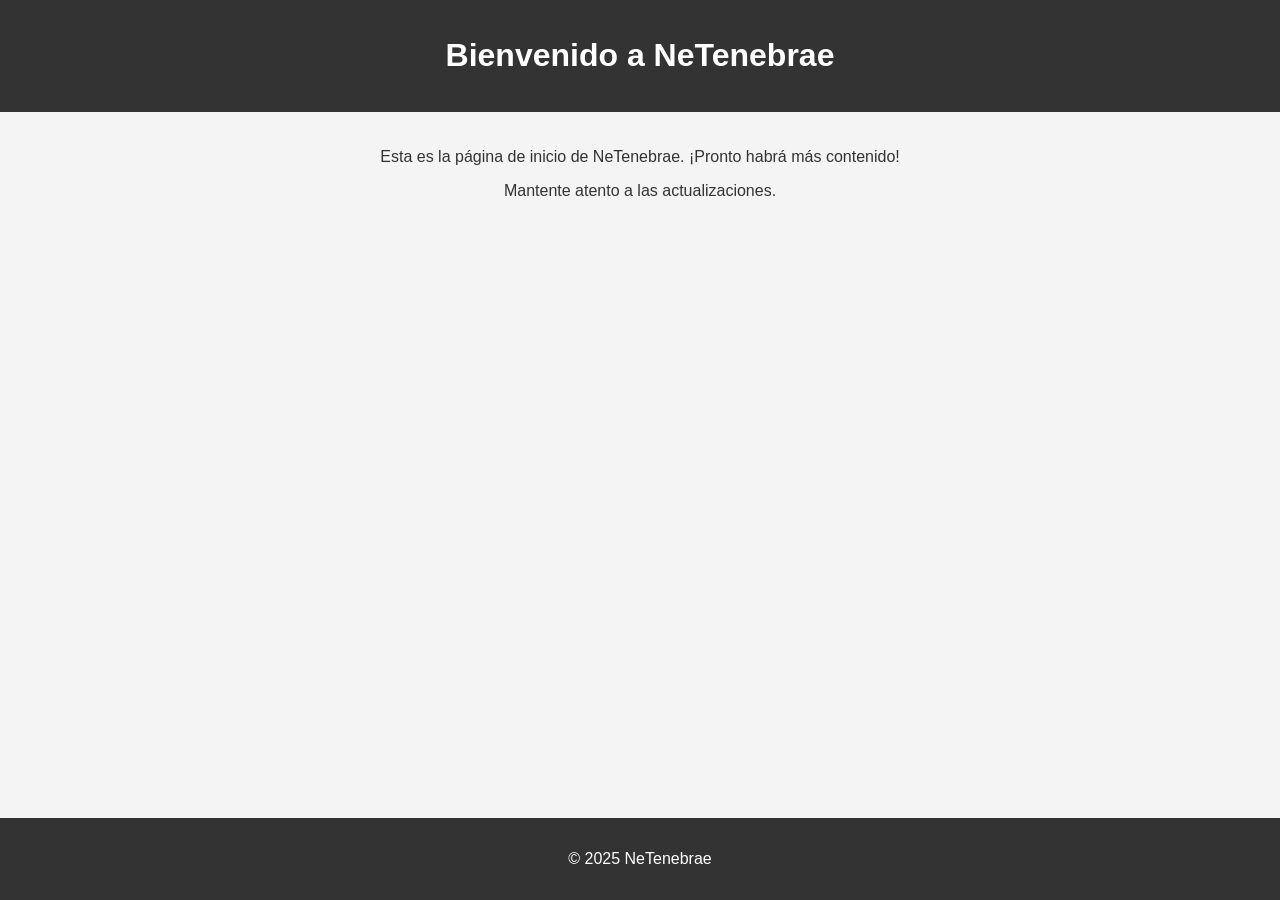
<file: index.HTML>
<!DOCTYPE html>
<html lang="es">
<head>
    <meta charset="UTF-8">
    <meta name="viewport" content="width=device-width, initial-scale=1.0">
    <title>NeTenebrae - Inicio</title>
    <style>
        body {
            font-family: Arial, sans-serif;
            margin: 0;
            padding: 0;
            background-color: #f4f4f4;
            color: #333;
            text-align: center;
        }
        header {
            background-color: #333;
            color: #fff;
            padding: 1em 0;
        }
        main {
            padding: 20px;
        }
        footer {
            background-color: #333;
            color: #fff;
            padding: 1em 0;
            position: fixed;
            bottom: 0;
            width: 100%;
        }
    </style>
</head>
<body>
    <header>
        <h1>Bienvenido a NeTenebrae</h1>
    </header>

    <main>
        <p>Esta es la página de inicio de NeTenebrae. ¡Pronto habrá más contenido!</p>
        <p>Mantente atento a las actualizaciones.</p>
        </main>

    <footer>
        <p>&copy; 2025 NeTenebrae</p>
    </footer>
</body>
</html>
</file>
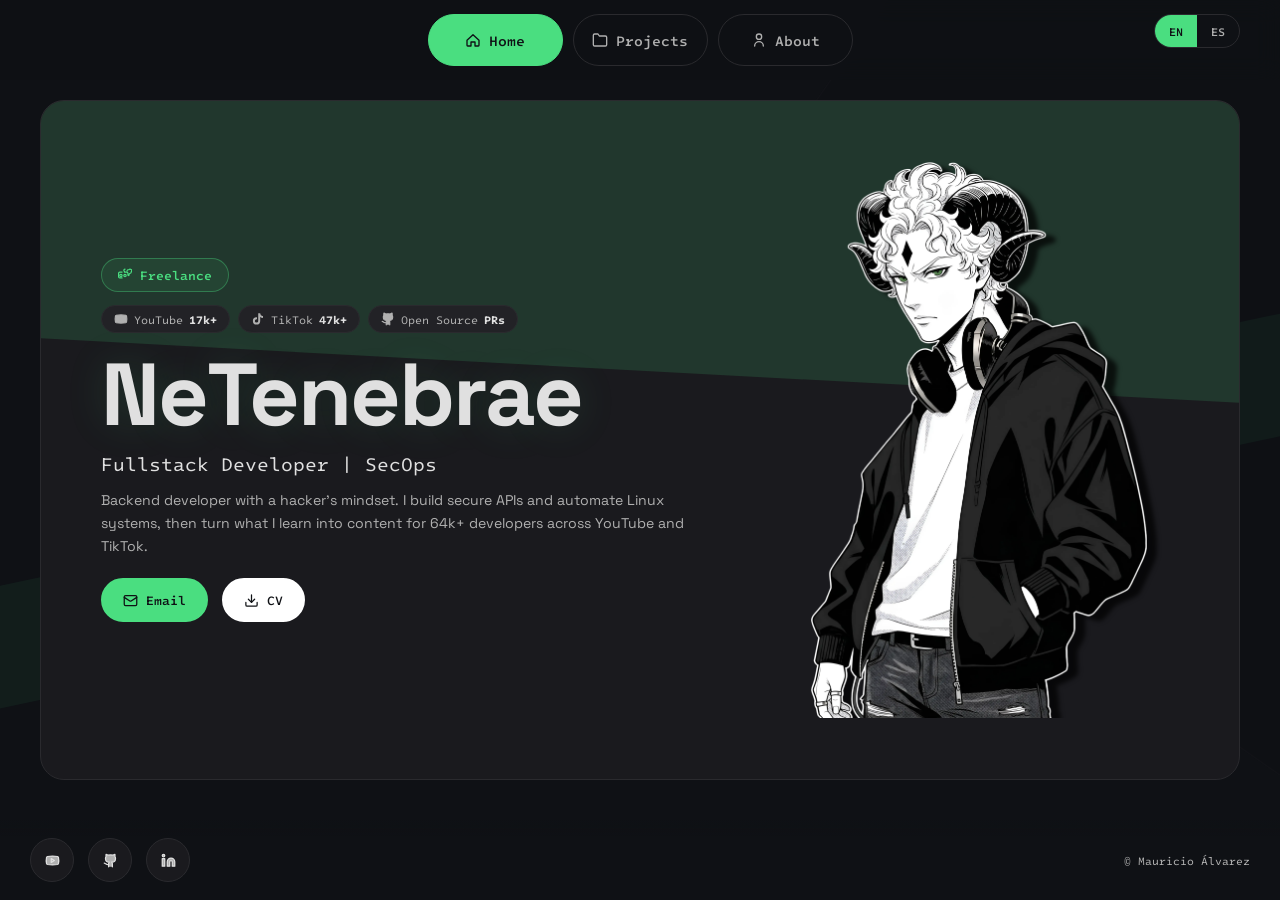
<file: index.html>
<!doctype html>
<html lang="en">
	<head>
		<meta charset="UTF-8" />
		<meta name="viewport" content="width=device-width, initial-scale=1.0" />
		<title>NeTenebrae | Fullstack Developer & SecOps</title>
		<meta
			name="description"
			content="Backend developer with a hacker's mindset. Building secure APIs, automating Linux systems, and creating content for 64k+ developers."
		/>
		<meta name="theme-color" content="#0F1115" />
		<link rel="icon" type="image/svg+xml" href="assets/favicon.svg" />
		<link rel="preconnect" href="https://fonts.googleapis.com" />
		<link rel="preconnect" href="https://fonts.gstatic.com" crossorigin />
		<link
			href="https://fonts.googleapis.com/css2?family=Intel+One+Mono:wght@300;500;700&family=Space+Grotesk:wght@400;700&display=swap"
			rel="stylesheet"
		/>
		<link rel="stylesheet" href="css/styles.css" />
	</head>
	<body data-page="home">
		<div class="bg-decoration" aria-hidden="true">
			<div class="bg-line-footer"></div>
			<div class="bg-shape bg-shape--rect" aria-hidden="true"></div>
			<div class="bg-shape bg-shape--diamond" aria-hidden="true"></div>
		</div>

		<main>
			<section id="home" class="hero">
				<div class="hero-content">
					<span class="hero-badge fade-up">
						<svg
							xmlns="http://www.w3.org/2000/svg"
							viewBox="0 0 24 24"
							fill="none"
							stroke="currentColor"
							stroke-width="2"
							stroke-linecap="round"
							stroke-linejoin="round"
						>
							<path d="M12 15a2 2 0 1 0 0-4 2 2 0 0 0 0 4Z" />
							<path
								d="M12 2a2 2 0 0 0-2 2c0 .74.4 1.39 1 1.73V7h4a2 2 0 0 1 2 2v3a1 1 0 1 0 2 0v-1a2 2 0 0 1 2-2h.26a1 1 0 0 0 .95-.68l.73-2.27A2 2 0 0 0 18.73 3H17a1 1 0 0 0-.95.68l-.49 1.46"
							/>
							<path d="M5 15a2 2 0 1 0 0-4 2 2 0 0 0 0 4Z" />
							<path d="M7 7H3a2 2 0 0 0-2 2v6a2 2 0 0 0 2 2h4" />
						</svg>
						<span data-i18n="hero_badge">Freelance</span>
					</span>

					<div class="hero-stats fade-up">
						<a
							href="https://youtube.com/@NeTenebrae"
							class="hero-stat"
							target="_blank"
							rel="noopener"
						>
							<span
								class="hero-stat__icon"
								id="statYoutube"
							></span>
							<span class="hero-stat__label">YouTube</span>
							<span class="hero-stat__value">17k+</span>
						</a>
						<a
							href="https://tiktok.com/@netenebrae"
							class="hero-stat"
							target="_blank"
							rel="noopener"
						>
							<span
								class="hero-stat__icon"
								id="statTiktok"
							></span>
							<span class="hero-stat__label">TikTok</span>
							<span class="hero-stat__value">47k+</span>
						</a>
						<a
							href="https://github.com/NeTenebraes"
							class="hero-stat"
							target="_blank"
							rel="noopener"
						>
							<span
								class="hero-stat__icon"
								id="statGithub"
							></span>
							<span
								class="hero-stat__label"
								data-i18n="hero_stat_opensource"
								>Open Source</span
							>
							<span
								class="hero-stat__value"
								data-i18n="hero_stat_prs"
								>PRs</span
							>
						</a>
					</div>

					<h1 class="fade-up">NeTenebrae</h1>

					<h2 class="fade-up" data-i18n="hero_subtitle">
						Fullstack Developer | SecOps
					</h2>

					<p
						class="hero-description fade-up"
						data-i18n="hero_description"
					>
						Backend developer with a hacker's mindset. I build
						secure APIs and automate Linux systems, then turn what I
						learn into content for 64k+ developers across YouTube
						and TikTok.
					</p>

					<div class="hero-actions fade-up">
						<button
							class="btn btn--primary"
							id="emailBtn"
							type="button"
						>
							<svg
								xmlns="http://www.w3.org/2000/svg"
								viewBox="0 0 24 24"
								fill="none"
								stroke="currentColor"
								stroke-width="2"
								stroke-linecap="round"
								stroke-linejoin="round"
							>
								<rect
									width="20"
									height="16"
									x="2"
									y="4"
									rx="2"
								/>
								<path
									d="m22 7-8.97 5.7a1.94 1.94 0 0 1-2.06 0L2 7"
								/>
							</svg>
							<span data-i18n="hero_email">Email</span>
						</button>
						<a href="#" class="btn btn--white">
							<svg
								xmlns="http://www.w3.org/2000/svg"
								viewBox="0 0 24 24"
								fill="none"
								stroke="currentColor"
								stroke-width="2"
								stroke-linecap="round"
								stroke-linejoin="round"
							>
								<path
									d="M21 15v4a2 2 0 0 1-2 2H5a2 2 0 0 1-2-2v-4"
								/>
								<polyline points="7 10 12 15 17 10" />
								<line x1="12" x2="12" y1="15" y2="3" />
							</svg>
							<span data-i18n="hero_cv">CV</span>
						</a>
					</div>
				</div>

				<div class="hero-image">
					<img
						src="assets/images/avatar-banner.webp"
						alt="NeTenebrae - Backend Developer & SecOps"
					/>
				</div>
			</section>
		</main>

		<script src="js/icons.js"></script>
		<script src="js/components.js"></script>
		<script src="js/i18n.js"></script>
		<script src="js/app.js"></script>
		<script>
			IconService.init().then(function () {
				new Nav('index').render();
				new Footer().render();
				var i18n = new I18n();
				i18n.init();

				var stats = [
					{ id: 'statYoutube', icon: 'youtube' },
					{ id: 'statGithub', icon: 'github' },
				];
				stats.forEach(function (s) {
					var el = document.getElementById(s.id);
					if (el) el.innerHTML = IconService.get(s.icon);
				});

				var tiktokSvg =
					'<svg xmlns="http://www.w3.org/2000/svg" viewBox="0 0 24 24" fill="currentColor"><path d="M19.59 6.69a4.83 4.83 0 01-3.77-4.25V2h-3.45v13.67a2.89 2.89 0 01-2.88 2.5 2.89 2.89 0 01-2.89-2.89 2.89 2.89 0 012.89-2.89c.28 0 .54.04.79.1V9.01a6.28 6.28 0 00-.79-.05 6.28 6.28 0 00-6.28 6.28 6.28 6.28 0 006.28 6.28 6.28 6.28 0 006.28-6.28V8.75a8.18 8.18 0 004.77 1.52V6.82a4.84 4.84 0 01-1.03-.13z"/></svg>';
				var tiktokEl = document.getElementById('statTiktok');
				if (tiktokEl) tiktokEl.innerHTML = tiktokSvg;

				FadeUpAnimator.init();
			});
		</script>
	</body>
</html>
</file>
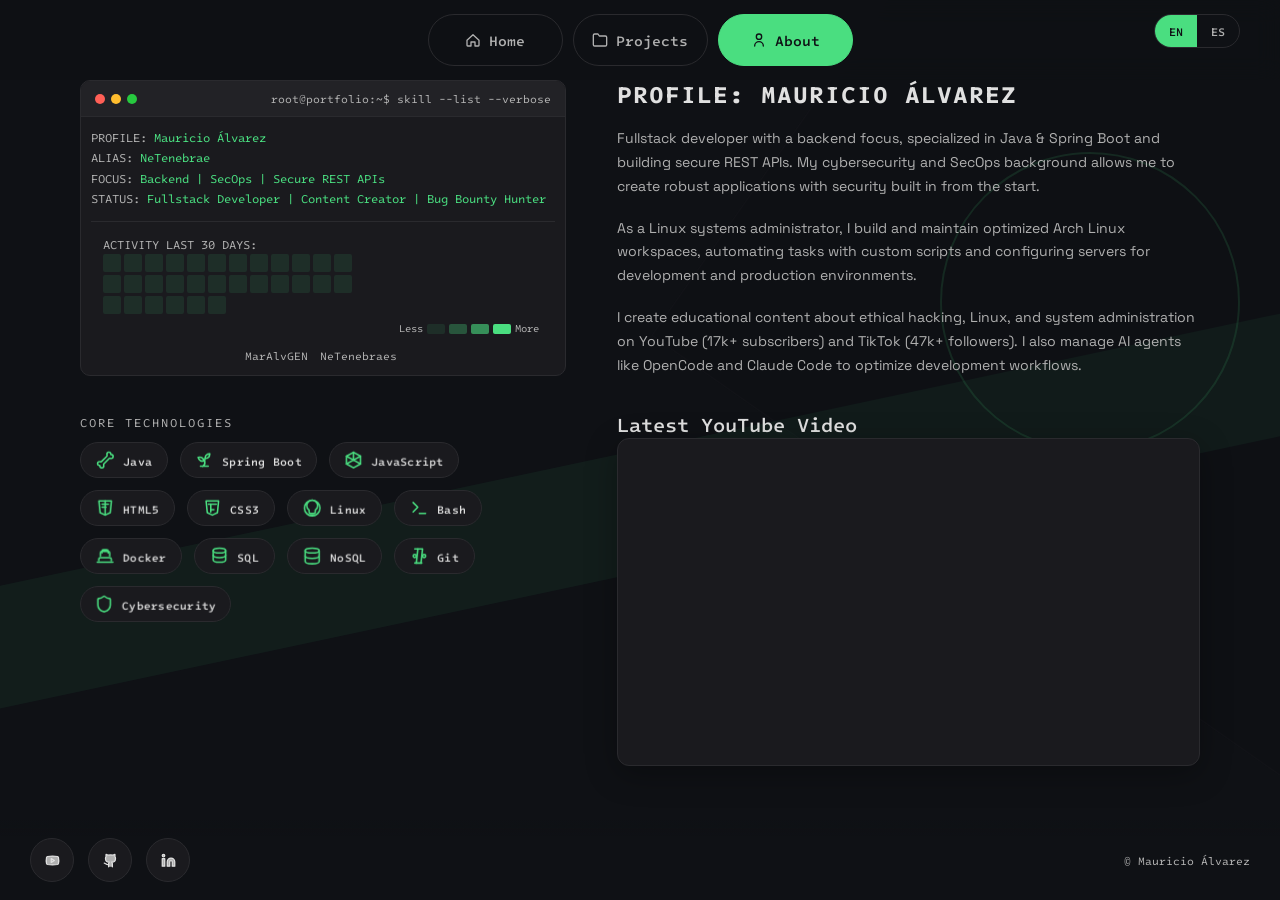
<file: about.html>
<!doctype html>
<html lang="en">
	<head>
		<meta charset="UTF-8" />
		<meta name="viewport" content="width=device-width, initial-scale=1.0" />
		<title>About | NeTenebrae</title>
		<meta
			name="description"
			content="About Mauricio Alvarez - Fullstack Developer focused on Backend & SecOps, Content Creator, and Ethical Hacker."
		/>
		<meta name="theme-color" content="#0F1115" />
		<link rel="icon" type="image/svg+xml" href="assets/favicon.svg" />
		<link rel="preconnect" href="https://fonts.googleapis.com" />
		<link rel="preconnect" href="https://fonts.gstatic.com" crossorigin />
		<link
			href="https://fonts.googleapis.com/css2?family=Intel+One+Mono:wght@300;500;700&family=Space+Grotesk:wght@400;700&display=swap"
			rel="stylesheet"
		/>
		<link rel="stylesheet" href="css/styles.css" />
	</head>
	<body data-page="about">
		<div class="bg-decoration" aria-hidden="true">
			<div class="bg-line-footer"></div>
			<div class="bg-shape bg-shape--rect" aria-hidden="true"></div>
			<div class="bg-shape bg-shape--diamond" aria-hidden="true"></div>
		</div>

		<main>
			<section id="about" class="about">
				<div class="bg-shape bg-shape--ring" aria-hidden="true"></div>

				<div class="about__grid">
					<div class="about__left">
						<div class="terminal about__terminal fade-up">
							<div class="terminal__header">
								<div class="terminal__dots">
									<div
										class="terminal__dot terminal__dot--red"
									></div>
									<div
										class="terminal__dot terminal__dot--yellow"
									></div>
									<div
										class="terminal__dot terminal__dot--green"
									></div>
								</div>
								<span
									class="terminal__title"
									data-i18n="about_terminal_title"
								>
									root@portfolio:~$ skill --list --verbose
								</span>
							</div>
							<div class="terminal__body">
								<span
									class="terminal__label"
									data-i18n="about_profile"
									>PERFIL:</span
								>
								Mauricio &Aacute;lvarez<br />
								<span
									class="terminal__label"
									data-i18n="about_alias"
									>ALIAS:</span
								>
								NeTenebrae<br />
								<span
									class="terminal__label"
									data-i18n="about_enfoque"
									>ENFOQUE:</span
								>
								<span data-i18n="about_focus_value"
									>Backend | SecOps | APIs REST Seguras</span
								><br />
								<span
									class="terminal__label"
									data-i18n="about_status"
									>STATUS:</span
								>
								<span data-i18n="about_status_value"
									>Fullstack Developer | Content Creator | Bug
									Bounty Hunter</span
								>
								<div
									class="contribution-graph"
									id="contributionGraph"
								>
									<div class="contribution-content">
										<div class="contribution-grid-wrap">
											<span
												class="terminal__label"
												data-i18n="about_activity_30"
												>ACTIVIDAD ÚLTIMOS 30
												DÍAS:</span
											>
											<div
												class="contribution-grid"
												id="contributionGrid"
											></div>
										</div>
										<div
											class="contribution-commits"
											id="contributionCommits"
										>
											<span
												class="terminal__label"
												data-i18n="about_recent_commits"
												>ÚLTIMOS COMMITS:</span
											>
										</div>
									</div>
									<div class="contribution-legend">
										<span data-i18n="about_legend_less"
											>Menos</span
										>
										<div
											class="contribution-square"
											style="opacity: 0.1"
										></div>
										<div
											class="contribution-square"
											style="opacity: 0.3"
										></div>
										<div
											class="contribution-square"
											style="opacity: 0.6"
										></div>
										<div
											class="contribution-square"
											style="opacity: 1"
										></div>
										<span data-i18n="about_legend_more"
											>Más</span
										>
									</div>
									<div class="github-links">
										<a
											href="https://github.com/MarAlvGEN"
											target="_blank"
											rel="noopener"
											>MarAlvGEN</a
										>
										<a
											href="https://github.com/NeTenebraes"
											target="_blank"
											rel="noopener"
											>NeTenebraes</a
										>
									</div>
								</div>
							</div>
						</div>

						<div>
							<div
								class="tech-label fade-up"
								data-i18n="about_tech_label"
							>
								CORE TECHNOLOGIES
							</div>
							<div class="tech-grid" id="techGrid"></div>
						</div>
					</div>

					<div class="about__right">
						<h2 class="fade-up" data-i18n="about_heading">
							PROFILE: MAURICIO &Aacute;LVAREZ
						</h2>

						<p class="fade-up" data-i18n="about_p1">
							Fullstack developer with a backend focus,
							specialized in Java &amp; Spring Boot and building
							secure REST APIs. My cybersecurity and SecOps
							background allows me to create robust applications
							with security built in from the start.
						</p>

						<p class="fade-up" data-i18n="about_p2">
							As a Linux systems administrator, I build and
							maintain optimized Arch Linux workspaces, automating
							tasks with custom scripts and configuring servers
							for development and production environments.
						</p>

						<p class="fade-up" data-i18n="about_p3">
							I create educational content about ethical hacking,
							Linux, and system administration on YouTube (17k+
							subscribers) and TikTok (47k+ followers). I also
							manage AI agents like OpenCode and Claude Code to
							optimize development workflows.
						</p>

						<div class="about__video fade-up">
							<h3 data-i18n="about_video_title">
								Último video de YouTube
							</h3>
							<div class="about__video-wrapper">
								<iframe
									src="https://www.youtube.com/embed/c2So2bX3Gus"
									title="NeTenebrae - Video"
									frameborder="0"
									allow="
										accelerometer;
										autoplay;
										clipboard-write;
										encrypted-media;
										gyroscope;
										picture-in-picture;
									"
									allowfullscreen
									loading="lazy"
								></iframe>
							</div>
						</div>
					</div>
				</div>
			</section>
		</main>

		<script src="js/icons.js"></script>
		<script src="js/components.js"></script>
		<script src="js/i18n.js"></script>
		<script src="js/app.js"></script>
		<script>
			IconService.init().then(function () {
				new Nav('about').render();
				new Footer().render();
				var i18n = new I18n();
				i18n.init();

				var techItems = [
					{ name: 'Java', iconId: 'java' },
					{ name: 'Spring Boot', iconId: 'spring' },
					{ name: 'JavaScript', iconId: 'javascript' },
					{ name: 'HTML5', iconId: 'html5' },
					{ name: 'CSS3', iconId: 'css3' },
					{ name: 'Linux', iconId: 'linux' },
					{ name: 'Bash', iconId: 'bash' },
					{ name: 'Docker', iconId: 'docker' },
					{ name: 'SQL', iconId: 'sql' },
					{ name: 'NoSQL', iconId: 'nosql' },
					{ name: 'Git', iconId: 'git' },
					{ name: 'Cybersecurity', iconId: 'cybersecurity' },
				];

				var grid = document.getElementById('techGrid');
				techItems.forEach(function (item) {
					var card = document.createElement('div');
					card.className = 'tech-card fade-up';
					card.innerHTML =
						'<div class="tech-card__inner">' +
						'<div class="tech-card__icon">' +
						IconService.get(item.iconId) +
						'</div>' +
						'<span class="tech-card__name">' +
						item.name +
						'</span>' +
						'</div>';
					grid.appendChild(card);
				});

				document
					.querySelectorAll('.tech-card')
					.forEach(function (card) {
						new TiltCard(card, 12);
					});

				FadeUpAnimator.init();

				var GITHUB_USERS = ['MarAlvGEN', 'NeTenebraes'];
				var allCommits = [];
				var allEvents = [];
				var pending = GITHUB_USERS.length;

				function renderGraph(commits) {
					var counts = {};
					commits.forEach(function (c) {
						counts[c.date] = (counts[c.date] || 0) + 1;
					});

					var grid = document.getElementById('contributionGrid');
					var today = new Date();
					var todayUTC = Date.UTC(
						today.getFullYear(),
						today.getMonth(),
						today.getDate(),
					);

					var maxCount = Math.max.apply(
						null,
						Object.values(counts).concat([1]),
					);

					for (var i = 29; i >= 0; i--) {
						var date = new Date(todayUTC);
						date.setUTCDate(date.getUTCDate() - i);
						var y = date.getUTCFullYear();
						var m = String(date.getUTCMonth() + 1).padStart(2, '0');
						var d = String(date.getUTCDate()).padStart(2, '0');
						var dateStr = y + '-' + m + '-' + d;
						var count = counts[dateStr] || 0;

						var square = document.createElement('div');
						square.className = 'contribution-square';
						square.title = dateStr + ': ' + count + ' commits';
						var targetOpacity = '0.1';
						var delay = (29 - i) * 0.03;

						if (count > 0) {
							var intensity = count / maxCount;
							if (intensity > 0.66) targetOpacity = '1';
							else if (intensity > 0.33) targetOpacity = '0.6';
							else targetOpacity = '0.3';
						}

						square.style.opacity = '0';
						square.style.transition =
							'opacity 0.3s ease ' + delay + 's';
						square.dataset.targetOpacity = targetOpacity;

						grid.appendChild(square);
					}

					requestAnimationFrame(function () {
						requestAnimationFrame(function () {
							grid.querySelectorAll(
								'.contribution-square',
							).forEach(function (sq) {
								sq.style.opacity =
									sq.dataset.targetOpacity || '0.1';
							});
						});
					});
				}

				function renderCommits(events) {
					var container = document.getElementById(
						'contributionCommits',
					);
					var labelEl = container.querySelector(
						'[data-i18n="about_recent_commits"]',
					);
					var labelText = labelEl
						? labelEl.textContent
						: 'RECENT COMMITS:';
					var html = '';
					var count = 0;
					var now = Date.now();
					var thirtyDays = 30 * 24 * 60 * 60 * 1000;

					for (var i = 0; i < events.length && count < 3; i++) {
						if (events[i].type === 'PushEvent') {
							var eventTime = new Date(
								events[i].created_at,
							).getTime();
							if (now - eventTime <= thirtyDays) {
								var repo = events[i].repo.name.split('/')[1];
								if (count === 0) {
									html +=
										'<span class="terminal__label">' +
										labelText +
										'</span>';
								}
								html +=
									'<span class="contribution-commit">' +
									repo +
									'</span>';
								count++;
							}
						}
					}

					container.innerHTML = html;
				}

				GITHUB_USERS.forEach(function (user) {
					fetch(
						'https://api.github.com/users/' +
							user +
							'/events/public?per_page=100',
					)
						.then(function (res) {
							return res.json();
						})
						.then(function (events) {
							if (!Array.isArray(events)) {
								pending--;
								if (pending === 0) {
									renderGraph(allCommits);
									renderCommits(allEvents);
								}
								return;
							}
							var pushCount = 0;
							events.forEach(function (e) {
								if (e.type === 'PushEvent') {
									allCommits.push({
										date: e.created_at.split('T')[0],
										message: e.repo.name,
									});
									allEvents.push(e);
									pushCount++;
								}
							});
							console.log(
								'GitHub user:',
								user,
								'| PushEvents:',
								pushCount,
							);
							pending--;
							if (pending === 0) {
								console.log(
									'Total commits:',
									allCommits.length,
								);
								allEvents.sort(function (a, b) {
									return (
										new Date(b.created_at) -
										new Date(a.created_at)
									);
								});
								renderGraph(allCommits);
								renderCommits(allEvents);
								i18n.apply();
							}
						})
						.catch(function (err) {
							console.error('Error fetching', user, err);
							pending--;
							if (pending === 0) {
								renderGraph(allCommits);
								renderCommits(allEvents);
								i18n.apply();
							}
						});
				});
			});
		</script>
	</body>
</html>
</file>
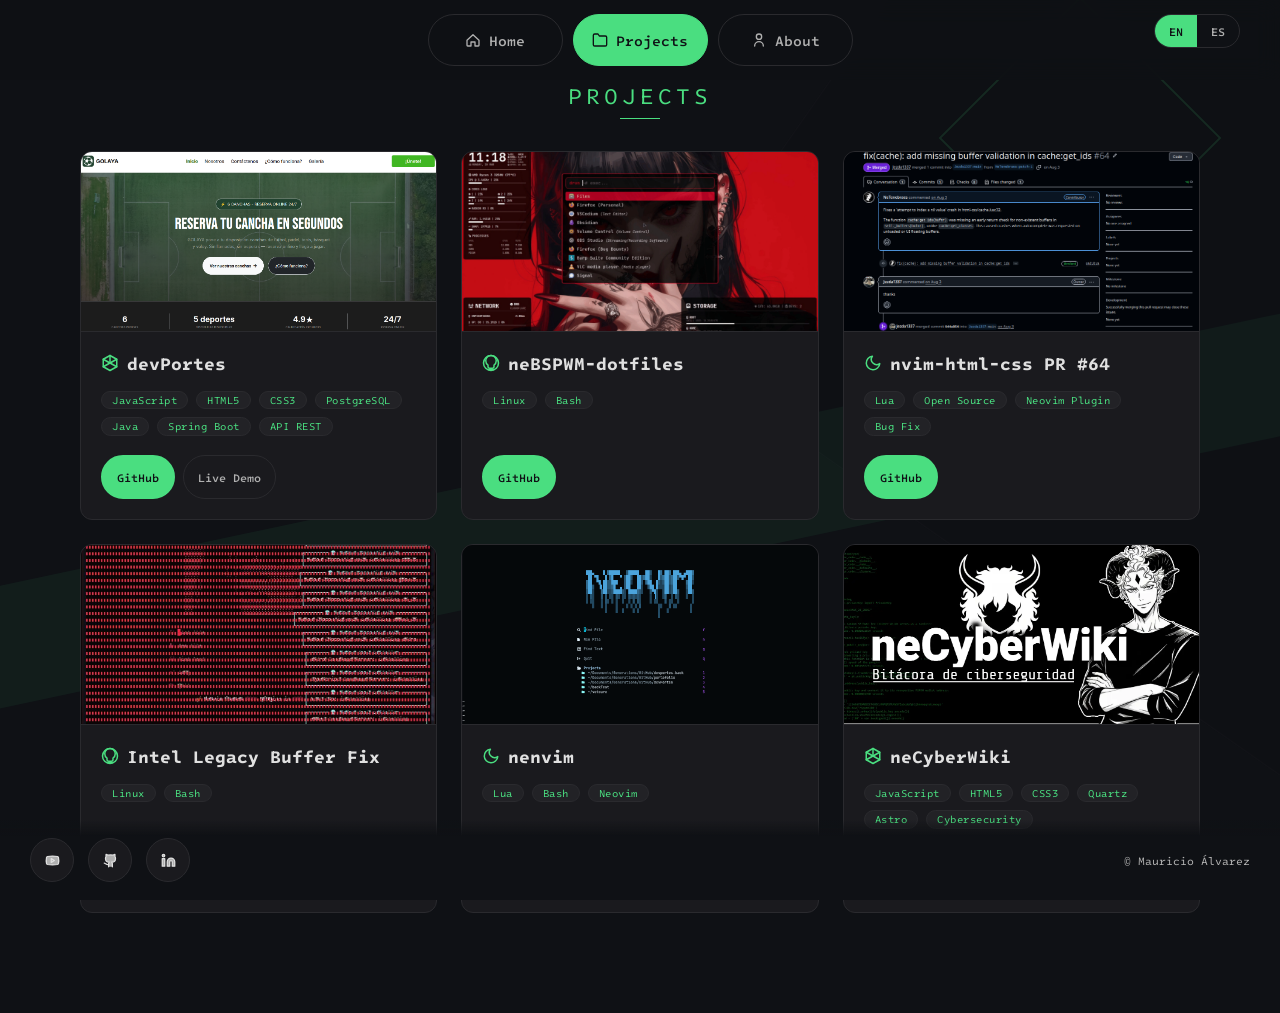
<file: projects.html>
<!doctype html>
<html lang="en">
	<head>
		<meta charset="UTF-8" />
		<meta name="viewport" content="width=device-width, initial-scale=1.0" />
		<title>Projects | NeTenebrae</title>
		<meta
			name="description"
			content="Backend development and cybersecurity projects by Mauricio Alvarez."
		/>
		<meta name="theme-color" content="#0F1115" />
		<link rel="icon" type="image/svg+xml" href="assets/favicon.svg" />
		<link rel="preconnect" href="https://fonts.googleapis.com" />
		<link rel="preconnect" href="https://fonts.gstatic.com" crossorigin />
		<link
			href="https://fonts.googleapis.com/css2?family=Intel+One+Mono:wght@300;500;700&family=Space+Grotesk:wght@400;700&display=swap"
			rel="stylesheet"
		/>
		<link rel="stylesheet" href="css/styles.css" />
	</head>
	<body data-page="projects">
		<div class="bg-decoration" aria-hidden="true">
			<div class="bg-line-footer"></div>
			<div class="bg-shape bg-shape--rect" aria-hidden="true"></div>
			<div class="bg-shape bg-shape--diamond" aria-hidden="true"></div>
		</div>

		<main>
			<section id="projects">
				<div
					class="bg-shape bg-shape--diagonal"
					aria-hidden="true"
				></div>
				<div
					class="section-heading fade-up"
					id="projectsHeading"
					data-i18n="projects_heading"
				>
					PROJECTS
				</div>
				<div id="projectsContent"></div>
			</section>
		</main>

		<script src="js/marked.min.js"></script>
		<script src="js/icons.js"></script>
		<script src="js/components.js"></script>
		<script src="js/i18n.js"></script>
		<script src="js/app.js"></script>
		<script src="js/projects.js"></script>
		<script>
			IconService.init().then(function () {
				new Nav('projects').render();
				new Footer().render();
				var i18n = new I18n();
				i18n.init();
				var projectManager = new ProjectManager();
				projectManager.init(i18n);
			});
		</script>
	</body>
</html>
</file>
<file: css/styles.css>
/* =============================================
   Portafolio — Entry CSS modular
   Este archivo solo importa módulos. No pongas
   reglas aquí: edita el módulo correspondiente.

   Estructura:
   css/base/       → tokens, reset, tipografía, layout, responsive
   css/components/ → navbar, hero, botones, badges/pills, terminal,
                      about, projects, footer, toggle, fondo
   css/pages/      →
   css/animations/ → micro-interacciones
   ============================================= */
@import url('./base/variables.css');
@import url('./base/reset.css');
@import url('./base/typography.css');
@import url('./base/layout.css');
@import url('./components/navbar.css');
@import url('./components/hero.css');
@import url('./components/buttons.css');
@import url('./components/terminal.css');
@import url('./components/badges.css');
@import url('./components/about.css');
@import url('./components/projects.css');
@import url('./components/footer.css');
@import url('./components/lang-toggle.css');
@import url('./components/background.css');
@import url('./components/headings.css');
@import url('./components/highlights.css');
@import url('./animations/animations.css');
@import url('./base/responsive.css');
@import url('./base/scrollbar.css');
</file>
